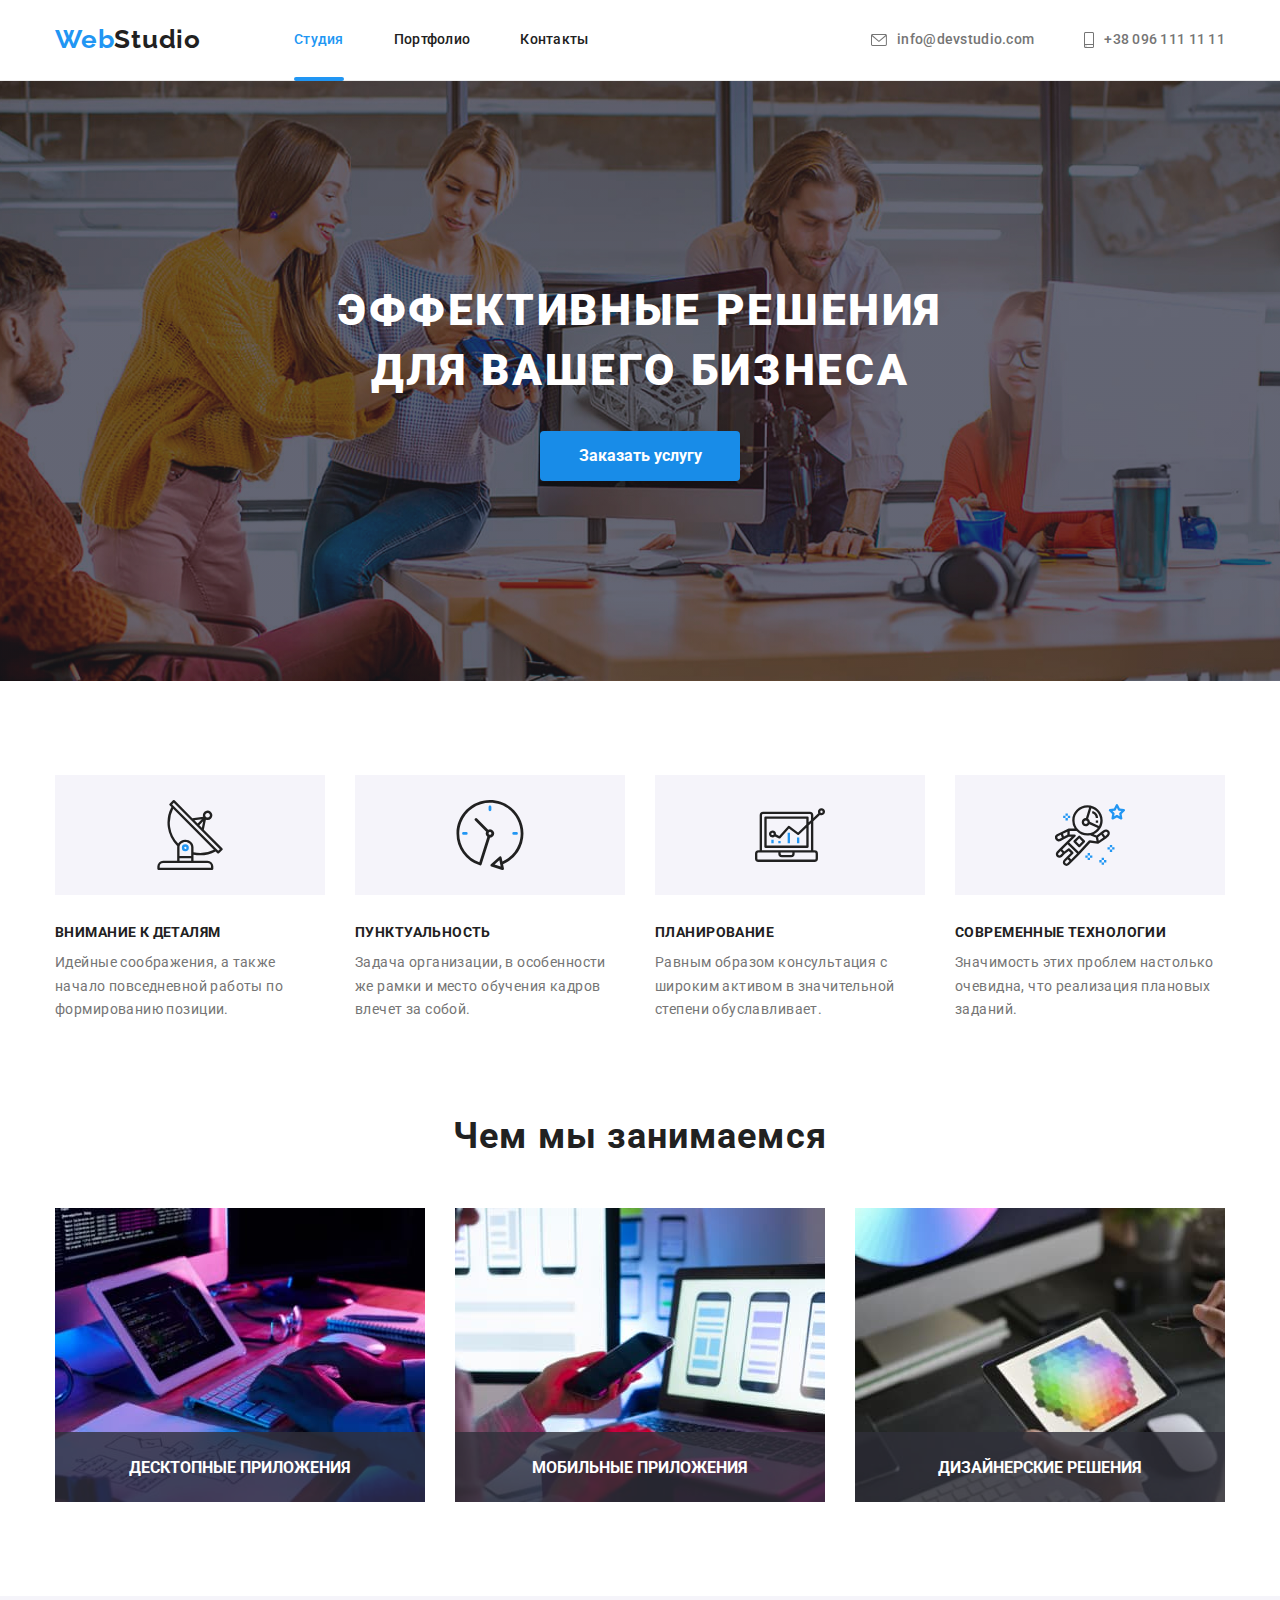
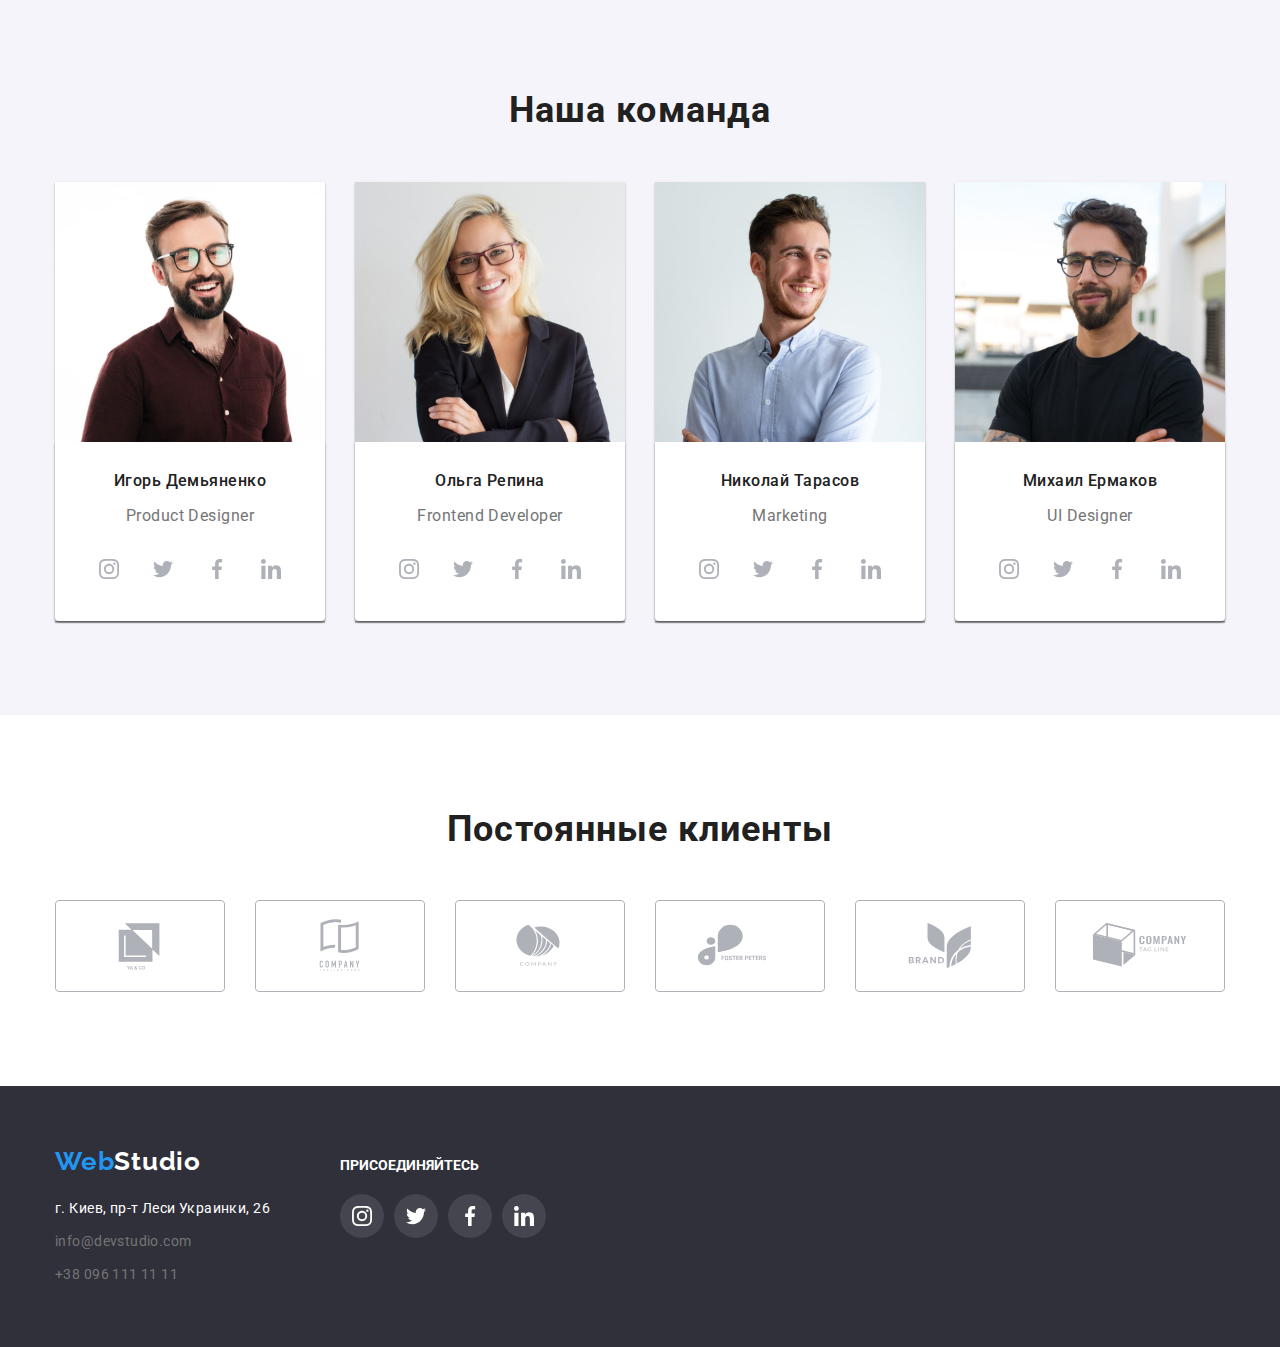
<file: index.html>
<!DOCTYPE html>
<html lang="en">
<head>
    <meta charset="UTF-8">
    <meta http-equiv="X-UA-Compatible" content="IE=edge">   
    <meta name="viewport" content="width=device-width, initial-scale=1.0">
    <title>Document</title>
    <link rel="preconnect" href="https://fonts.googleapis.com">
    <link rel="preconnect" href="https://fonts.gstatic.com" crossorigin>
    <link href="https://fonts.googleapis.com/css2?family=Raleway:wght@700&family=Roboto:wght@400;500;700;900&display=swap" rel="stylesheet"> 
    <link 
          rel="stylesheet"
          href="https://cdnjs.cloudflare.com/ajax/libs/modern-normalize/1.1.0/modern-normalize.min.css"
        />
    <link rel="stylesheet" href="./css/styles.css">
    </head>
<body>
    <header class="header">
        <div class="container header-container">
            <nav class="main-nav">
            <a href="./index.html" lang="en" class="logo-left link">Web<span class="logo-right link">Studio</span></a>
            <ul class="site-nav list">
                <li class="site-nav-item"><a href="./index.html" class="site-nav-item link current">Студия</a></li>
                <li class="site-nav-item"><a href="./portfolio.html" class="site-nav-item link">Портфолио</a></li>
                <li class="site-nav-item"><a href="" class="site-nav-item link">Контакты</a></li>
            </ul>
            </nav>
            <ul class="header-contacts list">
                <li class="header-contacts-item">
                    <a href="mailto:info@devstudio.com" class="header-contacts link">
                    <svg class="studio-icon" width="16" height="12">
                        <use href="./images/icons.svg#icon-envelope-hover"></use>
                     </svg>
                     info@devstudio.com
                    </a>
                </li>
                <li class="header-contacts-item">
                    <a class="studio-link link" href="tel:+380961111111">
                        <svg class="studio-icon" width="10" height="16">
                        <use href="./images/icons.svg#icon-smartphone"></use>
                    </svg>
                    +38 096 111 11 11
                    </a>
                </li>
            </ul>
        </div>
    </header>
<main>
    <section class="hero overlay">
            <div class="container">
                <h1 class="hero-title">Эффективные решения для вашего бизнеса</h1>
                <button type="button" class="button-hero" data-modal-open> Заказать услугу </button>
            </div>
            </section>
<!--Преимущества-->
    <section class="section">
            <div class="container">
                <h2 class="visually-hidden">Преимущества</h2>
                <ul class="advantage list">
                    <li class="advantage-item">
                        <div class="features">
                            <svg class="feature-svg" width="70" height="70">
                                 <use href="./images/icons.svg#icon-antenna">
                                </use>
                            </svg>
                        </div>
                        <h3 class="advantage-title">Внимание к деталям</h3>
                        <p class="adv-description">Идейные соображения, а также начало повседневной работы по формированию позиции.</p>
                    </li>
                    <li class="advantage-item">
                        <div class="features">
                            <svg class="feature-svg" width="70" height="70">
                                 <use href="./images/icons.svg#icon-clock">
                                </use>
                            </svg>
                        </div>
                        <h3 class="advantage-title">Пунктуальность</h3>
                        <p class="adv-description">Задача организации, в особенности же рамки и место обучения кадров влечет за собой.</p>
                    </li>
                    <li class="advantage-item">
                        <div class="features">
                            <svg class="feature-svg" width="70" height="70">
                                 <use href="./images/icons.svg#icon-diagram">
                                </use>
                            </svg>
                        </div>
                        <h3 class="advantage-title">Планирование</h3>
                        <p class="adv-description">Равным образом консультация с широким активом в значительной степени обуславливает.</p>
                    </li>
                    <li class="advantage-item">
                        <div class="features">
                            <svg class="feature-svg" width="70" height="70">
                                 <use href="./images/icons.svg#icon-astronaut">
                                </use>
                            </svg>
                        </div>
                        <h3 class="advantage-title">Современные технологии</h3>
                        <p class="adv-description">Значимость этих проблем настолько очевидна, что реализация плановых заданий.</p>
                    </li>
                </ul>
            </div>
        </section>
        <section class="section act-section">
            <div class="container">
                <h3 class="section-title">Чем мы занимаемся</h3>
                <ul class="project list activity">
                    <li class="act-item">
                        <div class="act-type">
                        <img src="./img/hw1.jpg" alt="Верстка сайтов"
                        width="371"
                        height="294">
                        <p class="speciality">Десктопные приложения</p>
                        </div>
                    </li>
                    <li class="act-item">
                        <div class="act-type">
                        <img src="./img/hw2.jpg" alt="Мобильные приложения" 
                        width="371"
                        height="294">
                        <p class="speciality">Мобильные приложения</p>
                        </div>
                    </li>
                    <li class="act-item">
                        <div class="act-type">
                        <img src="./img/hw3.jpg" alt="WEB дизайн" 
                        width="371"
                        height="294">
                        <p class="speciality">Дизайнерские решения</p>
                        </div>
                    </li>
                </ul>
            </div>
        </section>
        <!--Наша команда-->
        <section class="section team">
            <div class="container">
                <h2 class="section-title">Наша команда</h2>
                <ul class="project-team list">
                    <li class="team-image">
                        <img class="team-photo" src="./img/hw4.jpg" alt="Фото Игоря Демьяненко" 
                        width="270"
                        height="260">
                        <div class="team-description">
                            <h3 class="team-member">Игорь Демьяненко</h3>
                            <p class="project-type">Product Designer</p>
                            <ul class="socials list">
                                <li class="socials-icons">
                                    <a class="social-link" href="" aria-label="instagram" target="_blank">
                                        <svg class="socials-icon" width="20" height="20">
                                            <use href="./images/icons.svg#icon-instagram-2"></use>
                                        </svg>
                                    </a>
                                </li>
                                <li class="socials-icons">
                                    <a class="social-link" href="" aria-label="twitter" target="_blank">
                                        <svg class="socials-icon" width="20" height="20">
                                            <use href="./images/icons.svg#icon-twitter-1"></use>
                                        </svg>
                                    </a>
                                </li>
                                <li class="socials-icons">
                                    <a class="social-link" href="" aria-label="facebook" target="_blank">
                                        <svg class="socials-icon" width="20" height="20">
                                            <use href="./images/icons.svg#icon-facebook-1"></use>
                                        </svg>
                                    </a>
                                </li>
                                <li class="socials-icons">
                                    <a class="social-link" href="" aria-label="linkedin" target="_blank">
                                        <svg class="socials-icon" width="20" height="20">
                                            <use href="./images/icons.svg#icon-linkedin-1"></use>
                                        </svg>
                                    </a>
                                </li>
                            </ul>
                        </div>
                    </li>
                    <li class="team-image">
                        <img class="team-photo" src="./img/hw5.jpg" alt="Фото Ольги Репиной" 
                        width="270"
                        height="260">
                        <div class="team-description">
                            <h3 class="team-member">Ольга Репина</h3>
                            <p class="project-type">Frontend Developer</p>
                            <ul class="socials list">
                                <li class="socials-icons">
                                    <a class="social-link" href="" aria-label="instagram" target="_blank">
                                        <svg class="socials-icon" width="20" height="20">
                                            <use href="./images/icons.svg#icon-instagram-2"></use>
                                        </svg>
                                    </a>
                                </li>
                                <li class="socials-icons">
                                    <a class="social-link" href="" aria-label="twitter" target="_blank">
                                        <svg class="socials-icon" width="20" height="20">
                                            <use href="./images/icons.svg#icon-twitter-1"></use>
                                        </svg>
                                    </a>
                                </li>
                                <li class="socials-icons">
                                    <a class="social-link" href="" aria-label="facebook" target="_blank">
                                        <svg class="socials-icon" width="20" height="20">
                                            <use href="./images/icons.svg#icon-facebook-1"></use>
                                        </svg>
                                    </a>
                                </li>
                                <li class="socials-icons">
                                    <a class="social-link" href="" aria-label="linkedin" target="_blank">
                                        <svg class="socials-icon" width="20" height="20">
                                            <use href="./images/icons.svg#icon-linkedin-1"></use>
                                        </svg>
                                    </a>
                                </li>
                            </ul>
                        </div>
                    </li>
                    <li class="team-image">
                        <img class="team-photo" src="./img/hw6.jpg" alt="Фото Николая Тарасова" 
                        width="270"
                        height="260">
                        <div class="team-description">
                            <h3 class="team-member">Николай Тарасов</h3>
                            <p class="project-type">Marketing</p>
                            <ul class="socials list">
                                <li class="socials-icons">
                                    <a class="social-link" href="" aria-label="instagram" target="_blank">
                                        <svg class="socials-icon" width="20" height="20">
                                            <use href="./images/icons.svg#icon-instagram-2"></use>
                                        </svg>
                                    </a>
                                </li>
                                <li class="socials-icons">
                                    <a class="social-link" href="" aria-label="twitter" target="_blank">
                                        <svg class="socials-icon" width="20" height="20">
                                            <use href="./images/icons.svg#icon-twitter-1"></use>
                                        </svg>
                                    </a>
                                </li>
                                <li class="socials-icons">
                                    <a class="social-link" href="" aria-label="facebook" target="_blank">
                                        <svg class="socials-icon" width="20" height="20">
                                            <use href="./images/icons.svg#icon-facebook-1"></use>
                                        </svg>
                                    </a>
                                </li>
                                <li class="socials-icons">
                                    <a class="social-link" href="" aria-label="linkedin" target="_blank">
                                        <svg class="socials-icon" width="20" height="20">
                                            <use href="./images/icons.svg#icon-linkedin-1"></use>
                                        </svg>
                                    </a>
                                </li>
                            </ul>
                        </div>
                    </li>
                    <li class="team-image">
                        <img class="team-photo" src="./img/hw7.jpg" alt="Фото Михаила Ермакова" 
                        width="270"
                        height="260">
                        <div class="team-description">
                            <h3 class="team-member">Михаил Ермаков</h3>
                            <p class="project-type">UI Designer</p>
                            <ul class="socials list">
                                <li class="socials-icons">
                                    <a class="social-link" href="" aria-label="instagram" target="_blank">
                                        <svg class="socials-icon" width="20" height="20">
                                            <use href="./images/icons.svg#icon-instagram-2"></use>
                                        </svg>
                                    </a>
                                </li>
                                <li class="socials-icons">
                                    <a class="social-link" href="" aria-label="twitter" target="_blank">
                                        <svg class="socials-icon" width="20" height="20">
                                            <use href="./images/icons.svg#icon-twitter-1"></use>
                                        </svg>
                                    </a>
                                </li>
                                <li class="socials-icons">
                                    <a class="social-link" href="" aria-label="facebook" target="_blank">
                                        <svg class="socials-icon" width="20" height="20">
                                            <use href="./images/icons.svg#icon-facebook-1"></use>
                                        </svg>
                                    </a>
                                </li>
                                <li class="socials-icons">
                                    <a class="social-link" href="" aria-label="linkedin" target="_blank">
                                        <svg class="socials-icon" width="20" height="20">
                                            <use href="./images/icons.svg#icon-linkedin-1"></use>
                                        </svg>
                                    </a>
                                </li>
                            </ul>
                        </div>
                    </li>
                </ul>
            </div>
        </section>
        <!--Постоянные клиенты-->
        <section class="section">
            <div class="container">
                <h3 class="section-title">Постоянные клиенты</h3>
                <ul class="clients list">
                    <li class="clients-item">
                        <a class="clients-link" href="./index.html" aria-label="Company Logo">
                            <svg class="clients-icon" width="106" height="60">
                                <use href="./images/icons.svg#icon-Logo"></use>
                            </svg>  
                        </a>
                    </li>
                    <li class="clients-item">
                        <a class="clients-link" href="./index.html" aria-label="Company Logo">
                            <svg class="clients-icon" width="106" height="60">
                                <use href="./images/icons.svg#icon-Logo1"></use>
                            </svg>  
                        </a>
                    </li>
                    <li class="clients-item">
                        <a class="clients-link" href="./index.html" aria-label="Company Logo">
                            <svg class="clients-icon" width="106" height="60">
                                <use href="./images/icons.svg#icon-Logo2"></use>
                            </svg>  
                        </a>
                    </li>
                    <li class="clients-item">
                        <a class="clients-link" href="./index.html" aria-label="Company Logo">
                            <svg class="clients-icon" width="106" height="60">
                                <use href="./images/icons.svg#icon-Logo3"></use>
                            </svg>  
                        </a>
                    </li>
                    <li class="clients-item">
                        <a class="clients-link" href="./index.html" aria-label="Company Logo">
                            <svg class="clients-icon" width="106" height="60">
                                <use href="./images/icons.svg#icon-Logo4"></use>
                            </svg>  
                        </a>
                    </li>
                    <li class="clients-item">
                        <a class="clients-link" href="./index.html" aria-label="Company Logo">
                            <svg class="clients-icon" width="106" height="60">
                                <use href="./images/icons.svg#icon-Logo5"></use>
                            </svg>  
                        </a>
                    </li>
                </ul>
            </div>
        </section>
    </main>
    <!--Подвал-->
    <footer class="footer">
        <div class="container footer-contacts">
            <div class="footer-block">
                <a href="index.html" lang="en" class="logo-left-footer link">Web<span class="logo-right-down link">Studio</span></a>
                <address class="address">
                <ul class="list">
                    <li class="footer-address"><a href="https://goo.gl/maps/m6iM4TvxNRospSLj7" class="contacts link"><span class="contacts-map">г. Киев, пр-т Леси Украинки, 26</span></a></li>
                    <li class="footer-address"><a href="mailto:info@devstudio.com" class="contacts link">info@devstudio.com</a></li>
                    <li class="footer-address"><a href="tel:+380961111111" class="contacts link">+38 096 111 11 11</a></li>
                </ul>
                </address>
            </div>
            <div class="network-block">
            <h3 class="footer-title">Присоединяйтесь</h3>
                <ul class="socials list">
                    <li class="footer-socials-icons">
                        <a class="footer-social-link" href="" aria-label="instagram" target="_blank">
                            <svg class="socials-icon" width="20" height="20">
                                <use href="./images/icons.svg#icon-instagram-2"></use>
                            </svg>
                        </a>
                    </li>
                    <li class="footer-socials-icons">
                        <a class="footer-social-link" href="" aria-label="twitter" target="_blank">
                            <svg class="socials-icon" width="20" height="20">
                                <use href="./images/icons.svg#icon-twitter-1"></use>
                            </svg>
                        </a>
                    </li>
                    <li class="footer-socials-icons">
                        <a class="footer-social-link" href="" aria-label="facebook" target="_blank">
                            <svg class="socials-icon" width="20" height="20">
                                <use href="./images/icons.svg#icon-facebook-1">
                                    
                                </use>
                            </svg>
                        </a>
                    </li>
                    <li class="footer-socials-icons">
                        <a class="footer-social-link" href="" aria-label="linkedin" target="_blank">
                            <svg class="socials-icon" width="20" height="20">
                                <use href="./images/icons.svg#icon-linkedin-1"></use>
                            </svg>
                        </a>
                    </li>
                </ul>
            </div>
        </div>
    </footer>
    <div class="backdrop is-hidden" data-modal>
        <div class="modal">
            <button class="modal-button" data-modal-close>
                <svg class="modal-button-icon">
                    <use href="./images/icons/symbol-defs.svg#icon-Vector"></use>
                </svg>
            </button>
        </div>
    </div>
    <script src="./js/modal.js"></script>
</body>
</html>
</file>
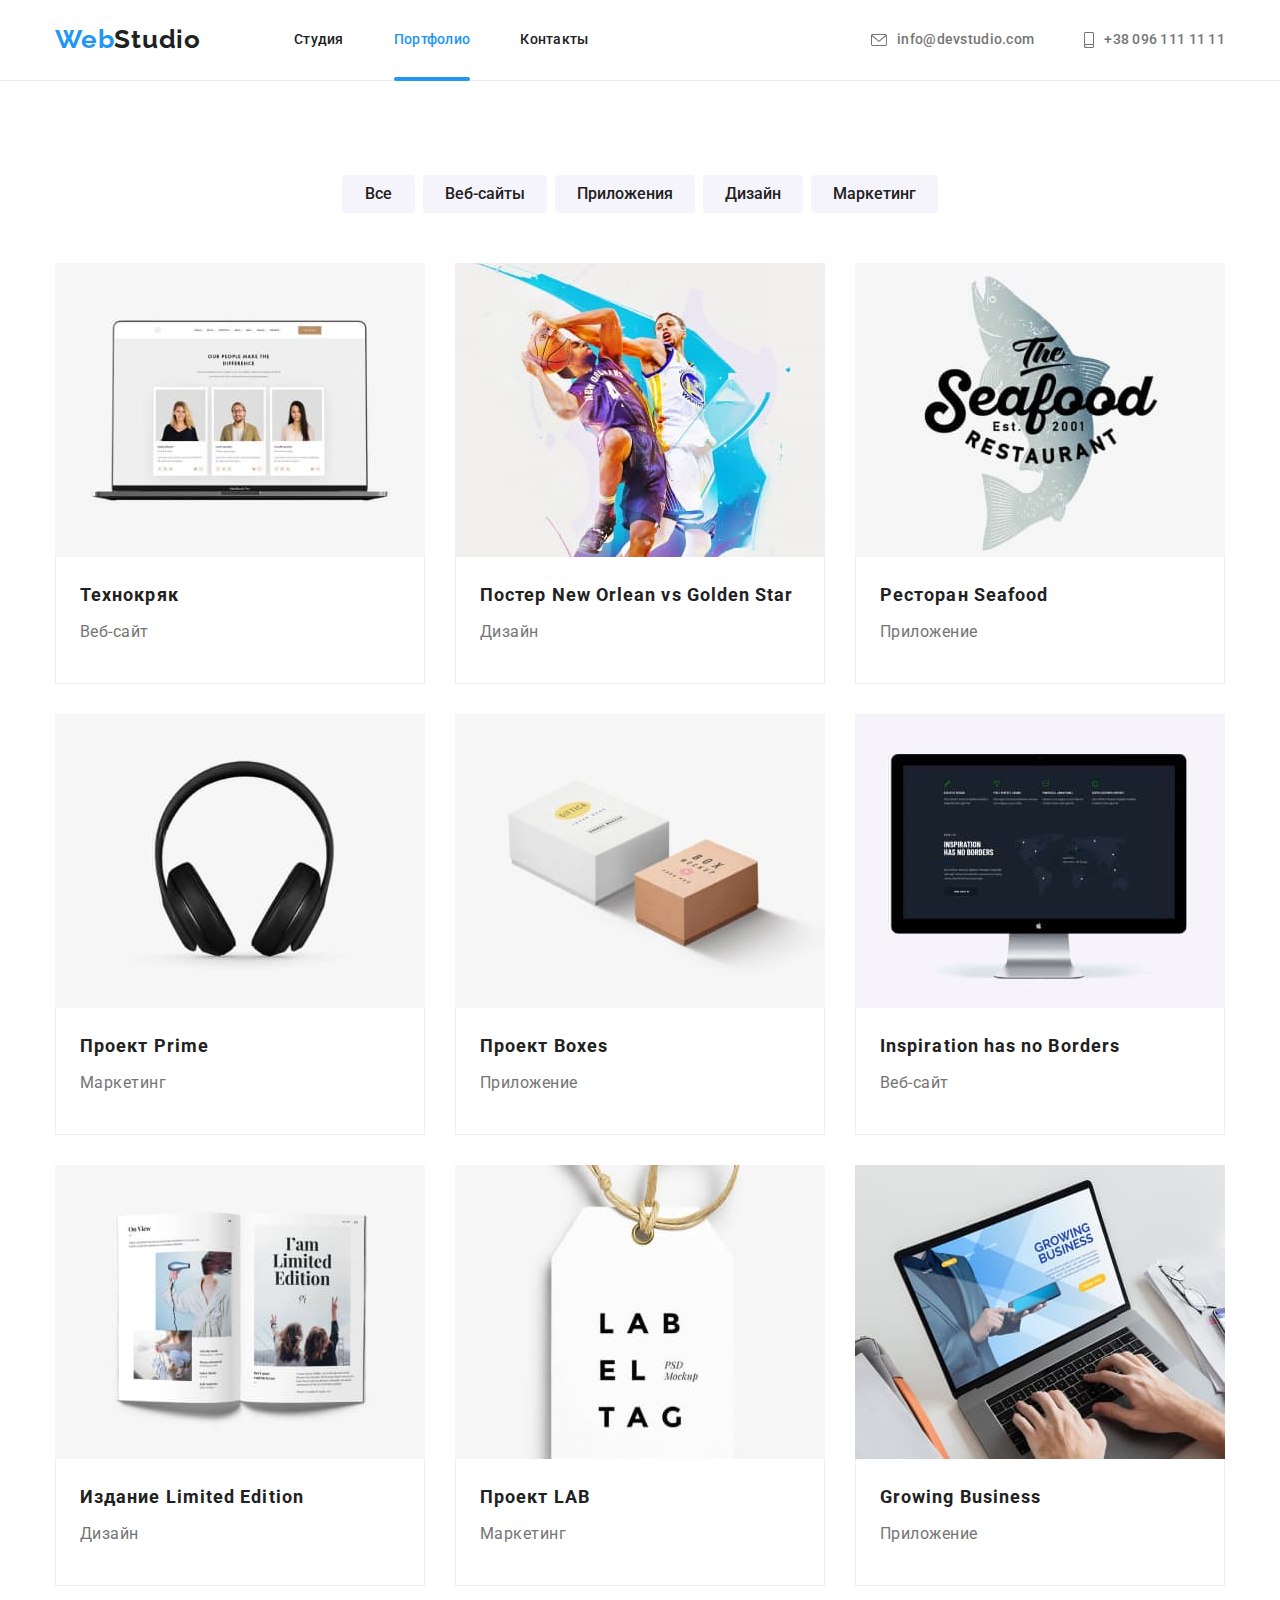
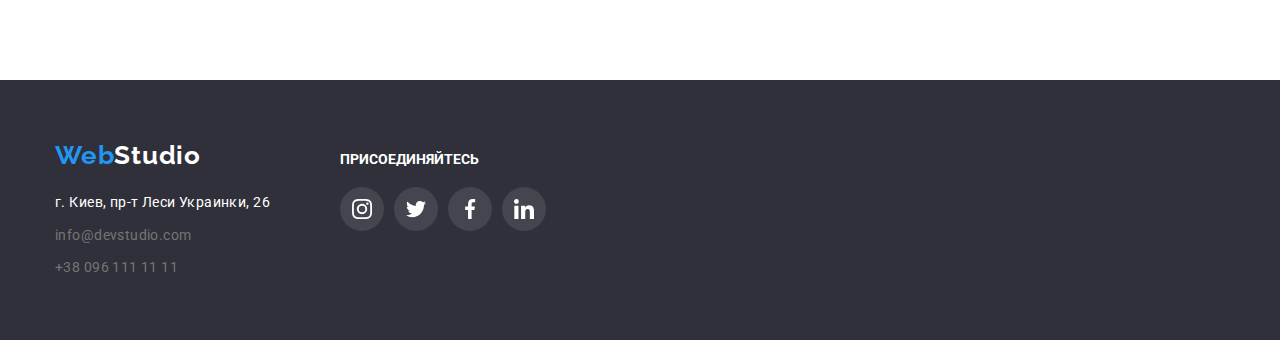
<file: portfolio.html>
<!DOCTYPE html>
<html lang="en">
<head>
    <meta charset="UTF-8">
    <meta http-equiv="X-UA-Compatible" content="IE=edge">
    <meta name="viewport" content="width=device-width, initial-scale=1.0">
    <title>Document</title>
    <link rel="preconnect" href="https://fonts.googleapis.com">
    <link rel="preconnect" href="https://fonts.gstatic.com" crossorigin>
    <link href="https://fonts.googleapis.com/css2?family=Raleway:wght@700&family=Roboto:wght@400;500;700;900&display=swap" rel="stylesheet"> 
    <link 
          rel="stylesheet"
          href="https://cdnjs.cloudflare.com/ajax/libs/modern-normalize/1.1.0/modern-normalize.min.css"
        />
    <link rel="stylesheet" href="./css/styles.css">
</head>
<body>
    <header class="header">
        <div class="container header-container">
            <nav class="main-nav">
            <a href="./index.html" lang="en" class="logo-left link">Web<span class="logo-right link">Studio</span></a>
            <ul class="site-nav list">
                <li class="site-nav-item"><a href="./index.html" class="site-nav-item link">Студия</a></li>
                <li class="site-nav-item"><a href="" class="site-nav-item link current">Портфолио</a></li>
                <li class="site-nav-item"><a href="" class="site-nav-item link">Контакты</a></li>
            </ul>
            </nav>
            <ul class="header-contacts list">
                <li class="header-contacts-item">
                    <a href="mailto:info@devstudio.com" class="header-contacts link">
                    <svg class="studio-icon" width="16" height="12">
                        <use href="./images/icons.svg#icon-envelope-hover"></use>
                     </svg>
                     info@devstudio.com
                    </a>
                </li>
                <li class="header-contacts-item">
                    <a class="studio-link link" href="tel:+380961111111">
                        <svg class="studio-icon" width="10" height="16">
                        <use href="./images/icons.svg#icon-smartphone"></use>
                    </svg>
                    +38 096 111 11 11
                    </a>
                </li>
            </ul>
        </div>
    </header>
 <main>
        <section class="section">
        <div class="container">
            <h1 class="visually-hidden">Портфолио</h1>
            <!--Фильтр-->
            <ul class="site-nav-button list">
                <li class="button-item"><button type="button" class="button">Все</button></li>
                <li class="button-item"><button type="button" class="button">Веб-сайты</button></li>
                <li class="button-item"><button type="button" class="button">Приложения</button></li>
                <li class="button-item"><button type="button" class="button">Дизайн</button></li>
                <li class="button-item"><button type="button" class="button">Маркетинг</button></li>            
            </ul>
          <!--Проекты--> 
            <ul class="project list">
                <li class="project-items">
                   <a href="" class="project-link link">
                    <div class="project-overlay">
                    <img src="./images/img.jpg" alt="Компьютер с фото"
                    width="371"
                    height="294">
                    <p class="overlay-text">Ресурс предлагает комплексные
                    предложения с разным уровнем функционала
                    и сервисов. Все это позволит посетителю получить исчерпывающие сведения
                    о компании или частном лице.</p>
                       </div>
                   <div class="project-info">
                    <h2 class="project-name">Технокряк</h2>
                    <p class="project-type">Веб-сайт</p>
                   </div>
                   </a>
                </li>
                <li class="project-items">
                   <a href="" class="project-link link">
                    <div class="project-overlay">
                    <img src="./images/img(1).jpg" alt="Два баскетболиста с мячом"
                    width="371"
                    height="294">
                    <p class="overlay-text">Ресурс предлагает комплексные
                        предложения с разным уровнем функционала
                        и сервисов. Все это позволит посетителю получить исчерпывающие сведения
                        о компании или частном лице.</p>
                    </div>
                    <div class="project-info">
                    <h2 class="project-name">Постер New Orlean vs Golden Star</h2>
                    <p class="project-type">Дизайн</p>
                    </div>
                    </a> 
                </li>
                <li class="project-items">
                    <a href="" class="project-link link">
                        <div class="project-overlay">
                    <img src="./images/img(2).jpg" alt="Морской ресторан"
                    width="371"
                    height="294">
                    <p class="overlay-text">Ресурс предлагает комплексные
                        предложения с разным уровнем функционала
                        и сервисов. Все это позволит посетителю получить исчерпывающие сведения
                        о компании или частном лице.</p>
                    </div>
                    <div class="project-info">
                    <h2 class="project-name">Ресторан Seafood</h2>
                    <p class="project-type">Приложение</p>
                    </div>
                    </a>
                </li>
                <li class="project-items">
                    <a href="" class="project-link link">
                        <div class="project-overlay">
                    <img src="./images/img(3).jpg" alt="Наушники"
                    width="371"
                    height="294">
                    <p class="overlay-text">Ресурс предлагает комплексные
                        предложения с разным уровнем функционала
                        и сервисов. Все это позволит посетителю получить исчерпывающие сведения
                        о компании или частном лице.</p>
                    </div>
                    <div class="project-info">
                    <h2 class="project-name">Проект Prime</h2>
                    <p class="project-type">Маркетинг</p>
                    </div>
                    </a>
                </li>
                <li class="project-items">
                    <a href="" class="project-link link">
                        <div class="project-overlay">
                    <img src="./images/img(4).jpg" alt="Две коробки"
                    width="371"
                    height="294">
                    <p class="overlay-text">Ресурс предлагает комплексные
                        предложения с разным уровнем функционала
                        и сервисов. Все это позволит посетителю получить исчерпывающие сведения
                        о компании или частном лице.</p>
                    </div>
                    <div class="project-info">
                    <h2 class="project-name">Проект Boxes</h2>
                    <p class="project-type">Приложение</p>
                    </div>
                    </a>
                </li>
                <li class="project-items">
                    <a href="" class="project-link link">
                        <div class="project-overlay">
                    <img src="./images/img(5).jpg" alt="Монитор"
                    width="371"
                    height="294">
                    <p class="overlay-text">Ресурс предлагает комплексные
                        предложения с разным уровнем функционала
                        и сервисов. Все это позволит посетителю получить исчерпывающие сведения
                        о компании или частном лице.</p>
                    </div>
                    <div class="project-info">
                    <h2 class="project-name">Inspiration has no Borders</h2>
                    <p class="project-type">Веб-сайт</p>
                    </div>
                    </a>
                </li>
                <li class="project-items">
                    <a href="" class="project-link link">
                        <div class="project-overlay">
                    <img src="./images/img(6).jpg" alt="Книга"
                    width="371"
                    height="294">
                    <p class="overlay-text">Ресурс предлагает комплексные
                        предложения с разным уровнем функционала
                        и сервисов. Все это позволит посетителю получить исчерпывающие сведения
                        о компании или частном лице.</p>
                    </div>
                    <div class="project-info">
                    <h2 class="project-name">Издание Limited Edition</h2>
                    <p class="project-type">Дизайн</p>
                    </div>
                    </a>
                </li>
                <li class="project-items">
                    <a href="" class="project-link link">
                        <div class="project-overlay">
                    <img src="./images/img(7).jpg" alt="Бирка"
                    width="371"
                    height="294">
                    <p class="overlay-text">Ресурс предлагает комплексные
                        предложения с разным уровнем функционала
                        и сервисов. Все это позволит посетителю получить исчерпывающие сведения
                        о компании или частном лице.</p>
                    </div>
                    <div class="project-info">
                    <h2 class="project-name">Проект LAB</h2>
                    <p class="project-type">Маркетинг</p>
                    </div>
                    </a>
                </li>
                <li class="project-items">
                    <a href="" class="project-link link">
                        <div class="project-overlay">
                    <img src="./images/img(8).jpg" alt="Руки печатают на ноутбуке"
                    width="371"
                    height="294">
                    <p class="overlay-text">Ресурс предлагает комплексные
                        предложения с разным уровнем функционала
                        и сервисов. Все это позволит посетителю получить исчерпывающие сведения
                        о компании или частном лице.</p>
                    </div>
                    <div class="project-info">
                    <h2 class="project-name">Growing Business</h2>
                    <p class="project-type">Приложение</p>
                    </div>
                    </a>
                </li>
            </ul>
        </div>
        </section>
    </main>
    <!--Подвал-->
    <footer class="footer">
        <div class="container footer-contacts">
            <div class="footer-block">
                <a href="index.html" lang="en" class="logo-left-footer link">Web<span class="logo-right-down link">Studio</span></a>
                <address class="address">
                    <ul class="list">
                        <li class="footer-address"><a href="https://goo.gl/maps/m6iM4TvxNRospSLj7" class="contacts link"><span class="contacts-map">г. Киев, пр-т Леси Украинки, 26</span></a></li>
                        <li class="footer-address"><a href="mailto:info@devstudio.com" class="contacts link">info@devstudio.com</a></li>
                        <li class="footer-address"><a href="tel:+380961111111" class="contacts link">+38 096 111 11 11</a></li>
                    </ul>
                </address>
            </div>
            <div class="network-block">
            <h3 class="footer-title">Присоединяйтесь</h3>
                <ul class="socials list">
                    <li class="footer-socials-icons">
                        <a class="footer-social-link" href="" aria-label="instagram" target="_blank">
                            <svg class="socials-icon" width="20" height="20">
                                <use href="./images/icons.svg#icon-instagram-2"></use>
                            </svg>
                        </a>
                    </li>
                    <li class="footer-socials-icons">
                        <a class="footer-social-link" href="" aria-label="twitter" target="_blank">
                            <svg class="socials-icon" width="20" height="20">
                                <use href="./images/icons.svg#icon-twitter-1"></use>
                            </svg>
                        </a>
                    </li>
                    <li class="footer-socials-icons">
                        <a class="footer-social-link" href="" aria-label="facebook" target="_blank">
                            <svg class="socials-icon" width="20" height="20">
                                <use href="./images/icons.svg#icon-facebook-1"></use>
                            </svg>
                        </a>
                    </li>
                    <li class="footer-socials-icons">
                        <a class="footer-social-link" href="" aria-label="linkedin" target="_blank">
                            <svg class="socials-icon" width="20" height="20">
                                <use href="./images/icons.svg#icon-linkedin-1"></use>
                            </svg>
                        </a>
                    </li>
                </ul>
            </div>
        </div>
    </footer>
</body>
</html>
</file>
<file: css/styles.css>
:root {
    --primary-text-color: #757575;
    --secondary-color: #212121;
    --accent-color: #2196f3;
    --gray-background: #f5f4fa;
    --main-color: #ffffff;
    --icon-color: #afb1b8;
    --icon-color-background: #44454e;
  
    --section-background: #e5e5e5;
    --footer--header-background: #2f303a;
    --button-hero-color: #188ce8;
  
    --border-color: #ececec;
    --project-items-border-color: #eeeeee;
  
    --card-set-gap: 30px;
  
    --button-hero-shadow: 0px 4px 4px rgba(0, 0, 0, 0.15);
    --card-shadow: 0px 1px 3px rgba(0, 0, 0, 0.12),
      0px 1px 1px rgba(0, 0, 0, 0.14), 0px 2px 1px rgba(0, 0, 0, 0.2);
    --bg-color-hero: rgba(47, 48, 58, 0.4);
    --bg-second-color: #c4c4c4;
  
    --box-shadow-color: 0px 4px 4px 0px rgba(0, 0, 0, 0.25);
    --box-shadow-sec-color: 0px 1px 3px 0px rgba(0, 0, 0, 0.12),
      0px 1px 1px 0px rgba(0, 0, 0, 0.14), 0px 2px 1px 0px rgba(0, 0, 0, 0.2);
    --box-shadow-carts: 1px 4px 6px 0px rgba(0, 0, 0, 0.16),
      0px 4px 4px 0px rgba(0, 0, 0, 0.06), 0px 1px 1px 0px rgba(0, 0, 0, 0.12);

    --transition-timing-function: cubic-bezier(0.4, 0, 0.2, 1);
    --transition-duration: 250ms;
  }
  
  body {
    background-color: var(--main-color);
    color: var(--primary-text-color);
    font-family: "Roboto", sans-serif;
  }
  
  h1,
  h2,
  h3,
  p,
  ul {
    margin: 0;
  }
  
  img {
    display: block;
    max-width: 100%;
    height: auto;
  }
  
  .list {
    margin: 0;
    padding: 0;
    list-style: none;
  }
  
  .link {
    display: inline-block;
  
    text-decoration: none;
    color: inherit;
  }
  
  .contacts {
    color: var(--secondary-color);
  }
  
  .visually-hidden {
    position: absolute;
    white-space: nowrap;
    width: 1px;
    height: 1px;
    overflow: hidden;
    border: 0;
    padding: 0;
    clip: rect(0 0 0 0);
    clip-path: inset(50%);
    margin: -1px;
  }
  
  .container {
    width: 1200px;
    padding-left: 15px;
    padding-right: 15px;
  
    margin-left: auto;
    margin-right: auto;
  }
  
  /* Header */
  
  .header {
    background: var(--main-color);
    border-bottom: 1px solid var(--border-color);
  }
  
  .site-nav {
    display: flex;
    align-items: center;
    margin-left: 93px;
  }
  
  .studio-link {
    display: flex;
    align-items: center;
    color: var(--primary-text-color);
    transition: color 250ms cubic-bezier(0.4, 0, 0.2, 1);
  }
  
  .studio-link:hover,
  .studio-link:focus {
    color: var(--accent-color);
  }
  
  .studio-icon {
    margin-right: 10px;
  
    fill: currentColor;
  }
  
  .project-team {
    display: flex;
    align-items: center;
    flex-wrap: nowrap;
  
    padding-left: 0;
    padding-right: 0;
  }
  
  .team-image {
    margin-right: 30px;
    width: 270px;
  
    background: var(--main-white-color);
    box-shadow: var(--box-shadow-sec-color);
    margin-right: 30px;
    font-size: 0px;
  }
  
  .team-image:last-child {
    margin-right: 0;
  }
  
  .socials-icons:not(:last-child) {
    margin-right: 10px;
  }
  
  .site-nav-item {
    /* margin-right: 50px; */
    display: inline-block;
    font-family: inherit;
    font-weight: 500;
    font-size: 14px;
    line-height: 1.14;
    letter-spacing: 0.02em;
    color: var(--secondary-color);
    transition: color 250ms cubic-bezier(0.4, 0, 0.2, 1);
  }
  
  .site-nav-item.current {
    color: var(--accent-color);
    position: relative;
  }
  
  .site-nav-item.current::after {
    content: "";
    position: absolute;
    bottom: -1px;
    left: 0;
    display: block;
    width: 100%;
    height: 4px;
    border-radius: 2px;
    background-color: var(--accent-color);
    transition: color 250ms cubic-bezier(0.4, 0, 0.2, 1);
  }
  
  .site-nav-item::after:hover {
    width: 100%;
  }
  
  .site-nav .site-nav-item:not(:last-child) {
    margin-right: 50px;
  }
  
  .site-nav .link {
    display: block;
    padding-top: 32px;
    padding-bottom: 32px;
  }
  
  .site-nav-item:hover,
  .site-nav-item:focus,
  .site-nav-item:active {
    color: var(--accent-color);
  }
  
  .current {
    color: var(--accent-color);
  }
  
  .header-container {
    display: flex;
    align-items: center;
  }
  
  .main-nav {
    display: flex;
  }
  
  .header-contacts {
    display: flex;
    margin-left: auto;
    align-items: center;
  
    font-weight: 500;
    font-size: 14px;
    line-height: 1.14;
    letter-spacing: 0.02em;
    color: var(--primary-text-color);
    transition: color 250ms cubic-bezier(0.4, 0, 0.2, 1);
  }
  
  .header-contacts:hover,
  .header-contacts:focus {
    color: var(--accent-color);
  }
  
  .header-contacts-item {
    margin-right: 50px;
    display: inline-block;
  }
  
  .header-contacts-item:last-child {
    margin-right: 0;
  }
  
  /* Logo */
  
  .logo-left {
    padding: 24px 0;
  
    font-family: "Raleway", sans-serif;
    font-weight: 700;
    font-size: 26px;
    line-height: 1.19;
    letter-spacing: 0.03em;
    color: var(--accent-color);
  }
  
  .logo-left-footer {
    font-family: "Raleway", sans-serif;
    font-weight: 700;
    font-size: 26px;
    line-height: 1.19;
    letter-spacing: 0.03em;
    color: var(--accent-color);
  }
  
  .logo-right {
    font-family: "Raleway", sans-serif;
    font-weight: 700;
    font-size: 26px;
    line-height: 1.19;
    letter-spacing: 0.03em;
    color: var(--secondary-color);
  }
  
  .logo-right-down {
    font-family: "Raleway", sans-serif;
    font-weight: 700;
    font-size: 26px;
    line-height: 1.19;
    letter-spacing: 0.03em;
    color: var(--main-color);
  }
  
  .logo-left .logo-right .logo-right-down {
    font-family: "Raleway", sans-serif;
  }
  
  .logo-left .logo-right-down {
    margin: 0;
    padding: 0;
  }
  
  /* Hero */
  
  .hero {
    background: var(--footer--header-background);
  
    margin: 0 auto;
    text-align: center;
    padding-top: 200px;
    padding-bottom: 200px;
  }
  
  .overlay {
    max-width: 1600px;
    background-image: linear-gradient(
        to bottom,
        var(--bg-color-hero),
        var(--bg-color-hero)
      ),
      url(../images/HeroImg.jpg);
    background-repeat: no-repeat;
    background-position: center;
  
    background-size: cover;
    background-color: var(--bg-second-color);
  }
  
  .hero-title {
    margin-bottom: 30px;
    margin-left: auto;
    margin-right: auto;
  
    text-align: center;
    width: 696px;
  
    color: var(--main-color);
    font-weight: 900;
    font-size: 44px;
    line-height: 1.36;
    letter-spacing: 0.06em;
    text-transform: uppercase;
  }
  
  /* Преимущества. */
  
  .section {
    padding-bottom: 94px;
    padding-top: 94px;
  }
  
  .section-title {
    margin-bottom: 50px;
  
    font-weight: 700;
    font-size: 36px;
    line-height: 1.16;
    text-align: center;
    letter-spacing: 0.03em;
    color: var(--secondary-color);
  }
  
  .advantage {
    display: flex;
  
    font-weight: 700;
    font-size: 14px;
    line-height: 1.14;
    letter-spacing: 0.03em;
    color: var(--secondary-color);
  }
  
  .advantage-title {
    margin-bottom: 10px;
    text-align: left;
  
    font-weight: 700;
    font-size: 14px;
    text-transform: uppercase;
  }
  
  .advantage-item {
    margin-right: 30px;
    width: 270px;
  }
  
  .advantage-item:last-child {
    margin-right: 0;
    flex-shrink: unset;
  }
  
  .adv-description {
    font-weight: 400;
    font-size: 14px;
    line-height: 1.71;
    letter-spacing: 0.03em;
  
    color: var(--primary-text-color);
  }
  
  .features {
    display: flex;
    justify-content: center;
    align-items: center;
    height: 120px;
    width: 270px;
    background-color: var(--gray-background);
    margin-bottom: 30px;
  }
  
  /*Чем мы занимаемся*/
  
  .act-section {
    padding-top: 0;
  }
  
  .activity {
    display: flex;
    flex-wrap: nowrap;
  }
  
  .act-item {
    margin-right: 30px;
    width: 370px;
  }
  
  .act-item:last-child {
    margin-right: 0;
  }
  
  .act-type {
    position: relative;
  }
  
  .speciality {
    position: absolute;
    bottom: 0;
    display: flex;
    align-items: center;
    justify-content: center;
    width: 100%;
    height: 70px;
    font-weight: 700;
    line-height: 1.14px;
    text-transform: uppercase;
    background-color: rgba(47, 48, 58, 0.8);
    color: #ffffff;
  }
  
  /* Наша команда */
  
  .team {
    padding-top: auto;
  
    background-color: var(--gray-background);
  }
  
  .project-team {
    display: flex;
    align-items: center;
    flex-wrap: nowrap;
  
    padding-left: 0;
    padding-right: 0;
  }
  
  .team-image {
    margin-right: 30px;
    width: 270px;
  }
  
  .team-image:last-child {
    margin-right: 0;
  }
  
  .team-description {
    text-align: center;
    padding-top: 30px;
    padding-bottom: 30px;
    border: 1px;
    border-bottom-right-radius: 4px;
    border-bottom-left-radius: 4px;
  
    background-color: var(--main-color);
    box-shadow: 0px 1px 3px rgba(0, 0, 0, 0.12), 0px 1px 1px rgba(0, 0, 0, 0.14),
      0px 2px 1px rgba(0, 0, 0, 0.2);
  }
  
  .team-member {
    margin-bottom: 10px;
  
    color: var(--secondary-color);
    font-weight: 500;
    font-size: 16px;
    line-height: 1.18;
    letter-spacing: 0.03em;
  }
  
  .team-position {
    font-weight: 400;
    font-size: 16px;
    line-height: 1.18;
    letter-spacing: 0.03em;
  }
  
  .socials {
    display: flex;
    justify-content: center;
    align-items: center;
  }
  
  .social-link {
    display: flex;
    align-items: center;
    justify-content: center;
  
    width: 44px;
    height: 44px;
    background-color: var(--main-color);
    color: var(--icon-color);
    border-radius: 50%;
    transition: background-color 250ms cubic-bezier(0.4, 0, 0.2, 1),
    color 250ms cubic-bezier(0.4, 0, 0.2, 1);
  }
  .social-link:hover,
  .social-link:focus {
    background-color: var(--accent-color);
    color: var(--main-color);
    
  }
  
  .socials-icon {
    fill: currentColor;
  }
  
  /*Клиенты*/
  .clients {
    display: flex;
    flex-wrap: wrap;
    /*justify-content: center;
      align-items: center;*/
    cursor: pointer;
  }
  
  .clients-link {
    display: flex;
    align-items: center;
    justify-content: center;
    width: 100%;
    height: 100%;
    border: 1px solid var(--icon-color);
    border-radius: 4px;
    transition: border-color 250ms cubic-bezier(0.4, 0, 0.2, 1); 

  }
  
  .clients-link:hover {
    border-color: var(--accent-color);
  }
  
  .clients-link:hover .clients-icon,
  .clients-link:focus .clients-icon {
    fill: var(--accent-color);
  }
  
  /*
  .clients-item {
      height: 92px;
      align-items: center;
      width: calc((100% - 150px) / 6);
  
  } */
  
  .clients-item {
    width: 170px;
    height: 92px;
  }
  
  .clients-item:not(:last-child) {
    margin-right: 30px;
  }
  
  .clients-icon {
    fill: var(--icon-color);
    transition: fill 250ms cubic-bezier(0.4, 0, 0.2, 1);
  }
  
  /*Button*/
  
  .button {
    border: transparent;
    display: inline-block;
    min-width: 73px;
    min-height: 38px;
    text-align: center;
    border-radius: 4px;
    padding: 6px 22px;
    font-family: inherit;
    color: var(--secondary-color);
    background: var(--gray-background);
    font-weight: 500;
    font-size: 16px;
    line-height: 1.62;
    cursor: pointer;
    border-radius: 4px;
    
    transition: color 250ms cubic-bezier(0.4, 0, 0.2, 1) background-color 250ms cubic-bezier(0.4, 0, 0.2, 1) box-shadow 250ms cubic-bezier(0.4, 0, 0.2, 1);
  }
  
  .button:hover,
  .button:focus {
    background-color: var(--accent-color);
    color: var(--main-color);
    box-shadow: 0px 1px 1px rgba(0, 0, 0, 0.12), 0px 4px 4px rgba(0, 0, 0, 0.06),
      1px 4px 6px rgba(0, 0, 0, 0.16);
  }
  
  .button-hero {
    display: inline-block;
    width: 200px;
    height: 50px;

    text-align: center;
    font-style: normal;
    font-weight: 700;
    font-size: 16px;
    line-height: 1.87;

    background-color: var(--button-hero-color);
    cursor: pointer;
    color: var(--main-color);
    box-shadow: var(--button-hero-shadow);
    border: transparent;
    border-radius: 4px;
    padding: 10px 32px;
    transition: color 250ms cubic-bezier(0.4, 0, 0.2, 1);
  }
  
  /* Портфолио */
  
  .site-nav-button {
    display: flex;
    margin-bottom: 50px;
    justify-content: center;
  
    font-family: inherit;
    font-weight: 500;
    font-size: 16px;
    line-height: 1.62;
    letter-spacing: 0.03em;
    color: var(--secondary-color);
  }
  
  .button-item {
    margin-right: 8px;

  }
  
  /* .button-item:hover,
  .button-item:focus {
      
  } */
  
  .button-item:last-child {
    margin-right: 0;
  }
  
  .project {
    display: flex;
    flex-wrap: wrap;
    align-items: center;
    padding-left: 0;
    padding-right: 0;
    background: var(--main-color);
  }
  
  .project-items {
    max-width: 370px;
    margin-right: 30px;
    margin-bottom: 30px;
  }

  
  /* .project-items:hover {
      box-shadow: 0px 1px 1px rgba(0, 0, 0, 0.12),
      0px 4px 4px rgba(0, 0, 0, 0.06),
      1px 4px 6px rgba(0, 0, 0, 0.16);
  }
  */
  .project-link {
    transition: box-shadow 250ms cubic-bezier(0.4, 0, 0.2, 1);
  }

  .project-link:hover,
  .project-link:focus {
    box-shadow: 0px 1px 1px rgba(0, 0, 0, 0.12), 0px 4px 4px rgba(0, 0, 0, 0.06),
      1px 4px 6px rgba(0, 0, 0, 0.16);
  }
  
  .project-items {
    flex-basis: calc((100% - 60px) / 3);
  }
  
  .project-items:nth-child(3n) {
    margin-right: 0;
  }
  
  .project-items:nth-last-child(-n + 3) {
    margin-bottom: 0;
  }
  
  .project-info {
    padding: 20px 24px;
    border-left: 1px solid var(--project-items-border-color);
    border-bottom: 1px solid var(--project-items-border-color);
    border-right: 1px solid var(--project-items-border-color);
  }
  
  .project-name {
    margin-bottom: 4px;
  
    font-weight: 700;
    font-size: 18px;
    line-height: 2;
    letter-spacing: 0.06em;
    color: var(--secondary-color);
  }
  
  .project-type {
    margin-bottom: 16px;
  
    font-weight: 400;
    font-size: 16px;
    line-height: 1.87;
    letter-spacing: 0.03em;
    color: var(--primary-text-color);
  }
  
  /* Портфолио - Оверлей */
  
  .project-overlay {
    position: relative;
    overflow: hidden;
  }
  
  .overlay-text {
    position: absolute;
    padding: 63px 24px;
    width: 100%;
    height: 100%;
    font-size: 18px;
    line-height: 1.55;
    letter-spacing: 0.03em;
    background-color: rgba(33, 150, 243, 0.9);
    color: var(--main-color);
    opacity: 0, 250ms cubic-bezier(0.4, 0, 0.2, 1);
    transition: transform 250ms cubic-bezier(0.4, 0, 0.2, 1);
  }
  
  .project-link:hover .overlay-text,
  .project-link:focus .overlay-text {
    transform: translateY(-101%);
    opacity: 1;
  }
  
  /* Footer */
  
  .footer {
    display: flex;
  
    padding-top: 60px;
    padding-bottom: 60px;
    background: var(--footer--header-background);
  }
  
  .footer-contacts {
    display: flex;
    justify-content: flex-start;
    align-items: baseline;
  }
  
  .footer-address {
    margin-bottom: 9px;
  }
  
  .footer-address:last-child {
    margin-bottom: 0;
  }
  
  .address {
    font-style: normal;
    text-align: left;
  
    margin-top: 20px;
  }
  
  .contacts {
    color: var(--main-color) 60%;
    font-size: 14px;
    line-height: 1.71;
    letter-spacing: 0.03em;
    transition: background-color 250ms cubic-bezier(0.4, 0, 0.2, 1);
  }
  
  .contacts:hover,
  .contacts:focus {
    color: var(--accent-color);
  }
  
  .contacts-map {
    font-family: inherit;
    font-size: 14px;
    line-height: 1.71;
    letter-spacing: 0.03em;
    color: var(--main-color);
    transition: background-color 250ms cubic-bezier(0.4, 0, 0.2, 1);
  }
  
  .contacts-map:hover,
  .contacts-map:focus {
    color: var(--accent-color);
  }
  
  /*Іконки футеру*/
  
  .footer-icon {
    fill: var(--main-color);
    background-color: var(--primary-text-color);
    transition: background-color 250ms cubic-bezier(0.4, 0, 0.2, 1);
  }
  
  .footer-icon:hover,
  .footer-icon:focus {
    fill: var(--main-color);
    background-color: var(--accent-color);
  }
  
  .footer-title {
    margin-bottom: 20px;
    text-align: left;
  
    font-weight: 700;
    font-size: 14px;
    text-transform: uppercase;
    color: var(--main-color);
  }
  
  .footer-socials {
    display: flex;
  }
  
  .footer-social-link {
    display: flex;
    align-items: center;
    justify-content: center;
    width: 44px;
    height: 44px;
    background-color: var(--icon-color-background);
    color: var(--main-color);
    border-radius: 50%;
    transition: background-color 250ms cubic-bezier(0.4, 0, 0.2, 1);
  }
  
  .footer-social-link:hover,
  .footer-social-link:focus {
    background-color: var(--accent-color);
    color: var(--main-color);
  }
  
  .footer-socials {
    color: var(--primary-text-color);
  }
  .footer-socials-icons:not(:last-child) {
    margin-right: 10px;
  }
  
  .network-block {
    margin-left: 70px;
  }
  
  /*Бекдроп і модальне вікно*/
  
  .backdrop.is-hidden {
    visibility: hidden;
    opacity: 0;
    pointer-events: none;
  }
  
  .backdrop {
    position: fixed;
    top: 0;
    left: 0;
    width: 100%;
    height: 100%;
    transition: visibility var(--transition-duration)
        var(--transition-timing-function),
    opacity var(--transition-duration) var(--transition-timing-function);
    background-color: rgba(0, 0, 0, 0.2);
    display: flex;
    justify-content: center;
    align-items: center;
  }
  
  .backdrop.is-hidden .modal {
    transform: translate(-50%, -50%) rotate(0) scale(0.1);
  }
  
  .modal {
    position: absolute;
    width: 528px;
    height: 581px;
    left: 536px;
    top: 221px;
    background: var(--main-color);
    box-shadow: 0px 1px 3px rgba(0, 0, 0, 0.12), 0px 1px 1px rgba(0, 0, 0, 0.14),
      0px 2px 1px rgba(0, 0, 0, 0.2);
    border-radius: 4px;
    top: 50%;
    left: 50%;
    transition: transform 250ms linear;
    transform: translate(-50%, -50%) rotate(360deg) scale(1);
  }
  
  .modal-button {
    box-sizing: border-box;
    position: absolute;
    width: 30px;
    height: 30px;
    right: 8px;
    top: 8px;
    padding: 0;
    display: flex;
    justify-content: center;
    align-items: center;
    color: #000000 10%;
    background: var(--main-color);
    border: 1px solid rgba(0, 0, 0, 0.1);
    border-radius: 50%;
    cursor: pointer;
    transition: color 250ms cubic-bezier(0.4, 0, 0.2, 1);
  }
  
  /* .modal-button:hover,
  .modal-button:focus {
} */
  
  .modal-button-icon {
    width: 11px;
    height: 11px;
    top: 3px;
    left: 4px;
    padding: 0;
    fill: #000000;
  }
</file>
